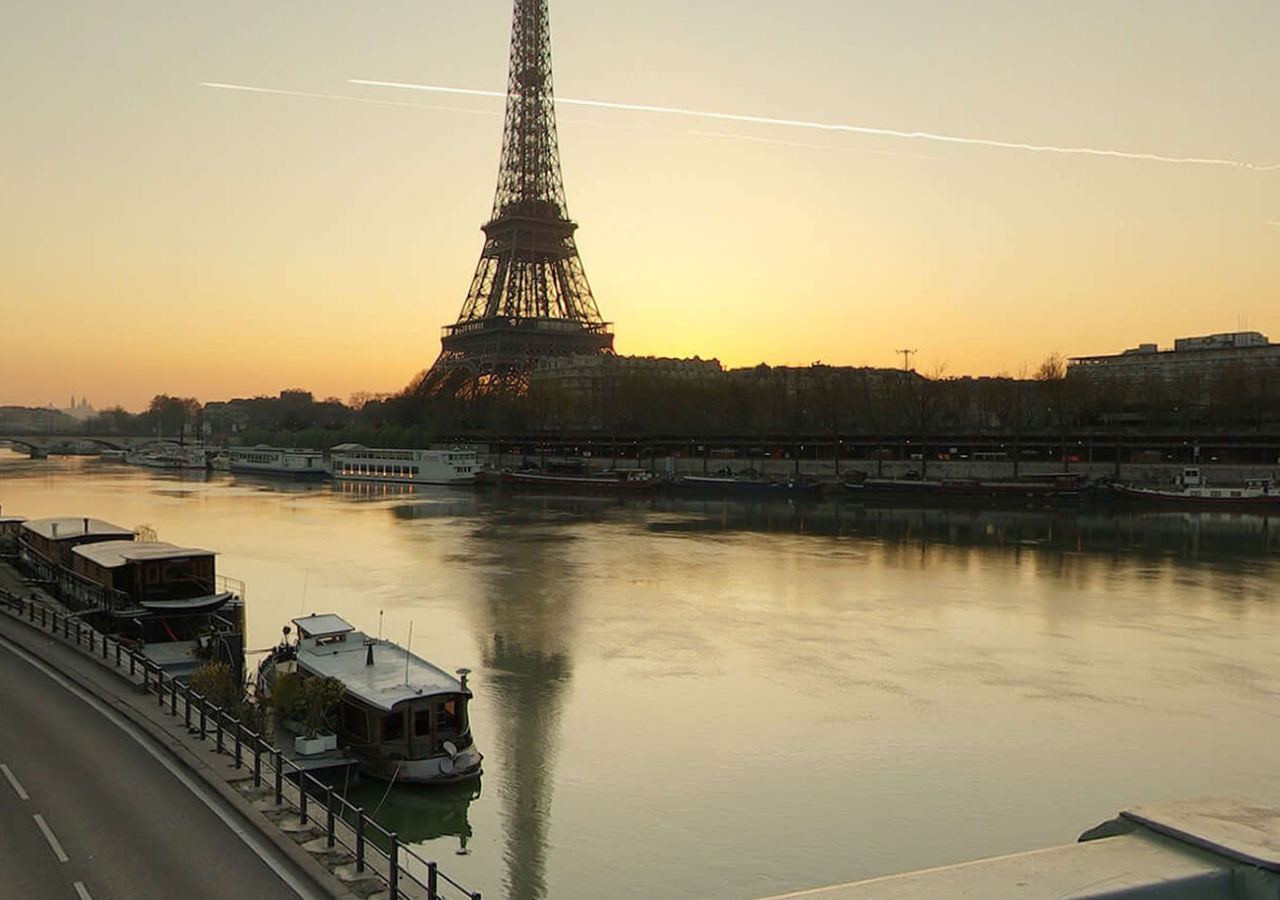
<file: demo/index.html>
<!DOCTYPE html>
<html lang="en">
<head>
  <meta charset="UTF-8">
  <meta name="viewport" content="width=device-width, shrink-to-fit=0, user-scalable=no, minimum-scale=1.0, maximum-scale=1.0">
  <title>360-image-viewer</title>
  <link href="https://fonts.googleapis.com/css?family=Source+Sans+Pro" rel="stylesheet">
  <style>
  body {
    margin: 0;
    font-family: 'Source Sans Pro', Helvetica, sans-serif;
    overflow: hidden;
  }
  * {
    -webkit-touch-callout:none;
    -webkit-text-size-adjust:none;
    -webkit-tap-highlight-color:rgba(0,0,0,0);
    -webkit-user-select:none;
  }
  .info {
    position: absolute;
    bottom: 0;
    left: 0;
    margin: 20px;
    pointer-events: none;
  }
  .hr {
    width: 20px;
    height: 1px;
    margin: 0;
    padding: 0;
    margin-bottom: 10px;
    display: block;
    background: white;
    vertical-align: middle;
  }
  p {
    display: block;
    margin: 0;
    padding: 0;
    vertical-align: middle;
    color: white;
    font-size: 10px;
  }
  canvas, .grab {
    cursor: -webkit-grab;
    cursor: -moz-grab;
  }
  canvas:active, .grabbing {
    cursor: -webkit-grabbing;
    cursor: -moz-grabbing; 
  }
  #drop-region {
    position: absolute;
    top: 5px;
    left: 5px;
    width: calc(100% - 10px);
    height: calc(100% - 10px);
    pointer-events: none;
    border: 2px dashed white;
    box-sizing: border-box;
    border-radius: 10px;
    padding: 10px;
    mix-blend-mode: overlay;
    box-shadow: 0px 0px 20px 10px rgba(0, 0, 0, 0.5);
  }
  </style>
</head>
<body>
  <canvas id="canvas"></canvas>
  <!-- <div class="info">
    <div class="hr"></div>
    <p>Drop an equirectangular JPG or PNG here to view it in 360º</p>
  </div> -->
  <!-- <div id="drop-region" style="display: none;"></div> -->
  <script src="bundle.js"></script>
</body>
</html>
</file>
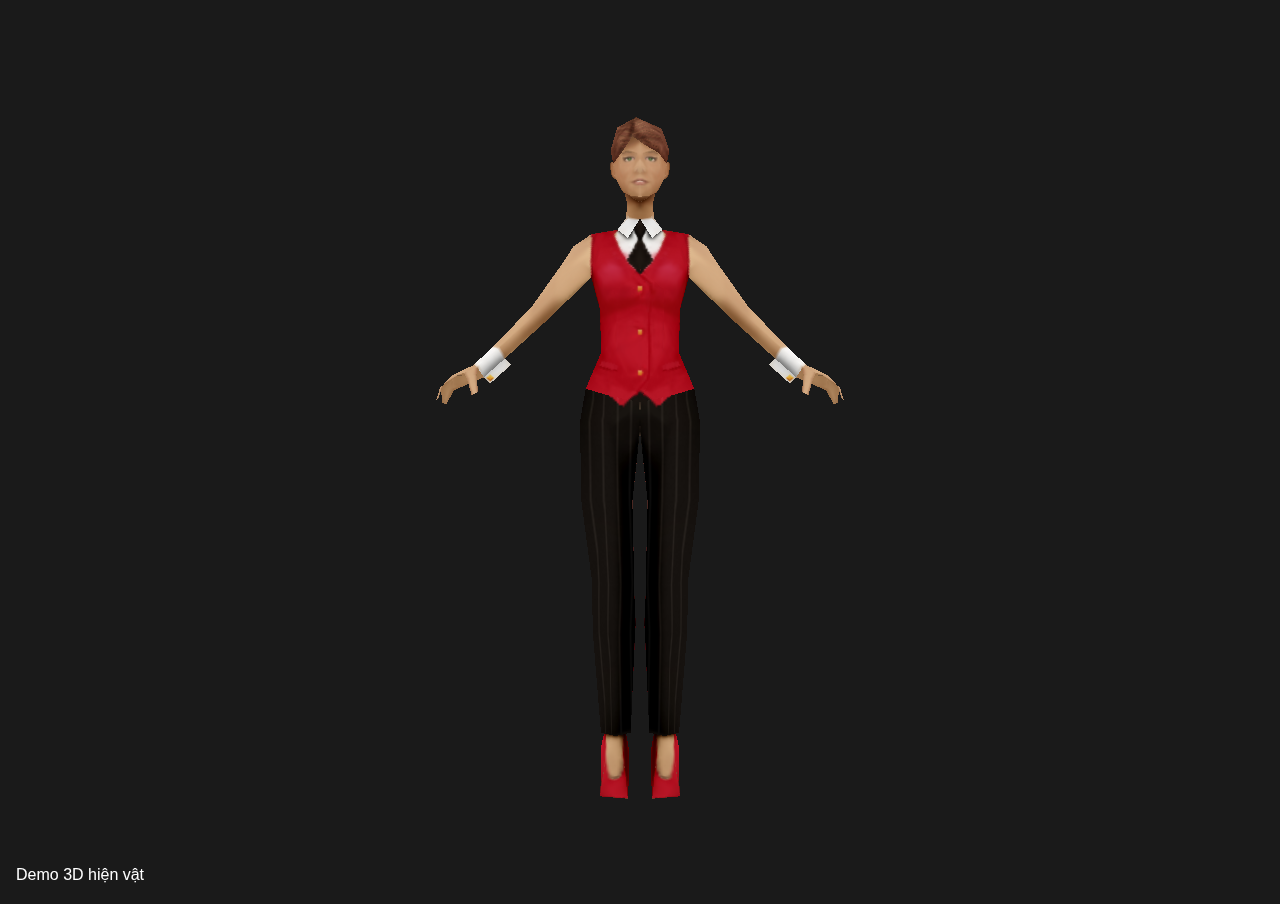
<file: threejs/index.html>
<!DOCTYPE html>
<html>
<head>

    <title>WDemo 3D hiện vật</title>

    <meta charset="utf-8">
    <meta name="viewport" content="width=device-width, initial-scale=1">

    <script src="three.js"></script>
    <script src="Detector.js"></script>
    <script src="OrbitControls.js"></script>
    <script src="OBJLoader.js"></script>
    <script src="MTLLoader.js"></script>

    <style>
        body {
            overflow: hidden;
            margin: 0;
            padding: 0;
            background: hsl(0, 0%, 10%);
        }
        p {
            margin: 0;
            padding: 0;
        }
        .left,
        .right {
            position: absolute;
            color: #fff;
            font-family: Geneva, sans-serif;
        }
        .left {
            bottom: 1em;
            left: 1em;
            text-align: left;
        }
        .right {
            top: 0;
            right: 0;
            text-align: right;
        }
        a {
            color: #f58231;
        }
    </style>

</head>
<body>

    <div class="left">
        <p>Demo 3D hiện vật<p>
    </div>

    <script>
        if (!Detector.webgl) {
            Detector.addGetWebGLMessage();
        }
        var container;
        var camera, controls, scene, renderer;
        var lighting, ambient, keyLight, fillLight, backLight;
        var windowHalfX = window.innerWidth / 2;
        var windowHalfY = window.innerHeight / 2;
        init();
        animate();
        function init() {
            container = document.createElement('div');
            document.body.appendChild(container);
            /* Camera */
            camera = new THREE.PerspectiveCamera(45, window.innerWidth / window.innerHeight, 1, 1000);
            camera.position.z = 3;
            /* Scene */
            scene = new THREE.Scene();
            lighting = false;
            ambient = new THREE.AmbientLight(0xffffff, 1.0);
            scene.add(ambient);
            keyLight = new THREE.DirectionalLight(new THREE.Color('hsl(30, 100%, 75%)'), 1.0);
            keyLight.position.set(-100, 0, 100);
            fillLight = new THREE.DirectionalLight(new THREE.Color('hsl(240, 100%, 75%)'), 0.75);
            fillLight.position.set(100, 0, 100);
            backLight = new THREE.DirectionalLight(0xffffff, 1.0);
            backLight.position.set(100, 0, -100).normalize();
            /* Model */
            var mtlLoader = new THREE.MTLLoader();
            mtlLoader.setBaseUrl('assets/');
            mtlLoader.setPath('assets/');
            mtlLoader.load('female-croupier-2013-03-26.mtl', function (materials) {
                materials.preload();
                //materials.materials.default.map.magFilter = THREE.NearestFilter;
                //materials.materials.default.map.minFilter = THREE.LinearFilter;
                var objLoader = new THREE.OBJLoader();
                objLoader.setMaterials(materials);
                objLoader.setPath('assets/');
                objLoader.load('female-croupier-2013-03-26.obj', function (object) {
                    scene.add(object);
                    // Load a different texture and swap after 3 seconds.
                    //var txtLoader = new THREE.TextureLoader();
                    //txtLoader.load('assets/female-croupier-2013-03-26.inverted.png', function (texture) {
                    //    setTimeout(function () {
                    //        materials.materials.default.map = texture;
                    //    }, 3000);
                    //});
                });
            });
            /* Renderer */
            renderer = new THREE.WebGLRenderer();
            renderer.setPixelRatio(window.devicePixelRatio);
            renderer.setSize(window.innerWidth, window.innerHeight);
            renderer.setClearColor(new THREE.Color("hsl(0, 0%, 10%)"));
            container.appendChild(renderer.domElement);
            /* Controls */
            controls = new THREE.OrbitControls(camera, renderer.domElement);
            controls.enableDamping = true;
            controls.dampingFactor = 0.25;
            controls.enableZoom = false;
            /* Events */
            window.addEventListener('resize', onWindowResize, false);
            window.addEventListener('keydown', onKeyboardEvent, false);
        }
        function onWindowResize() {
            windowHalfX = window.innerWidth / 2;
            windowHalfY = window.innerHeight / 2;
            camera.aspect = window.innerWidth / window.innerHeight;
            camera.updateProjectionMatrix();
            renderer.setSize(window.innerWidth, window.innerHeight);
        }
        function onKeyboardEvent(e) {
            if (e.code === 'KeyL') {
                lighting = !lighting;
                if (lighting) {
                    ambient.intensity = 0.25;
                    scene.add(keyLight);
                    scene.add(fillLight);
                    scene.add(backLight);
                } else {
                    ambient.intensity = 1.0;
                    scene.remove(keyLight);
                    scene.remove(fillLight);
                    scene.remove(backLight);
                }
            }
        }
        function animate() {
            requestAnimationFrame(animate);
            controls.update();
            render();
        }
        function render() {
            renderer.render(scene, camera);
        }
    </script>

</body>
</html>
</file>
